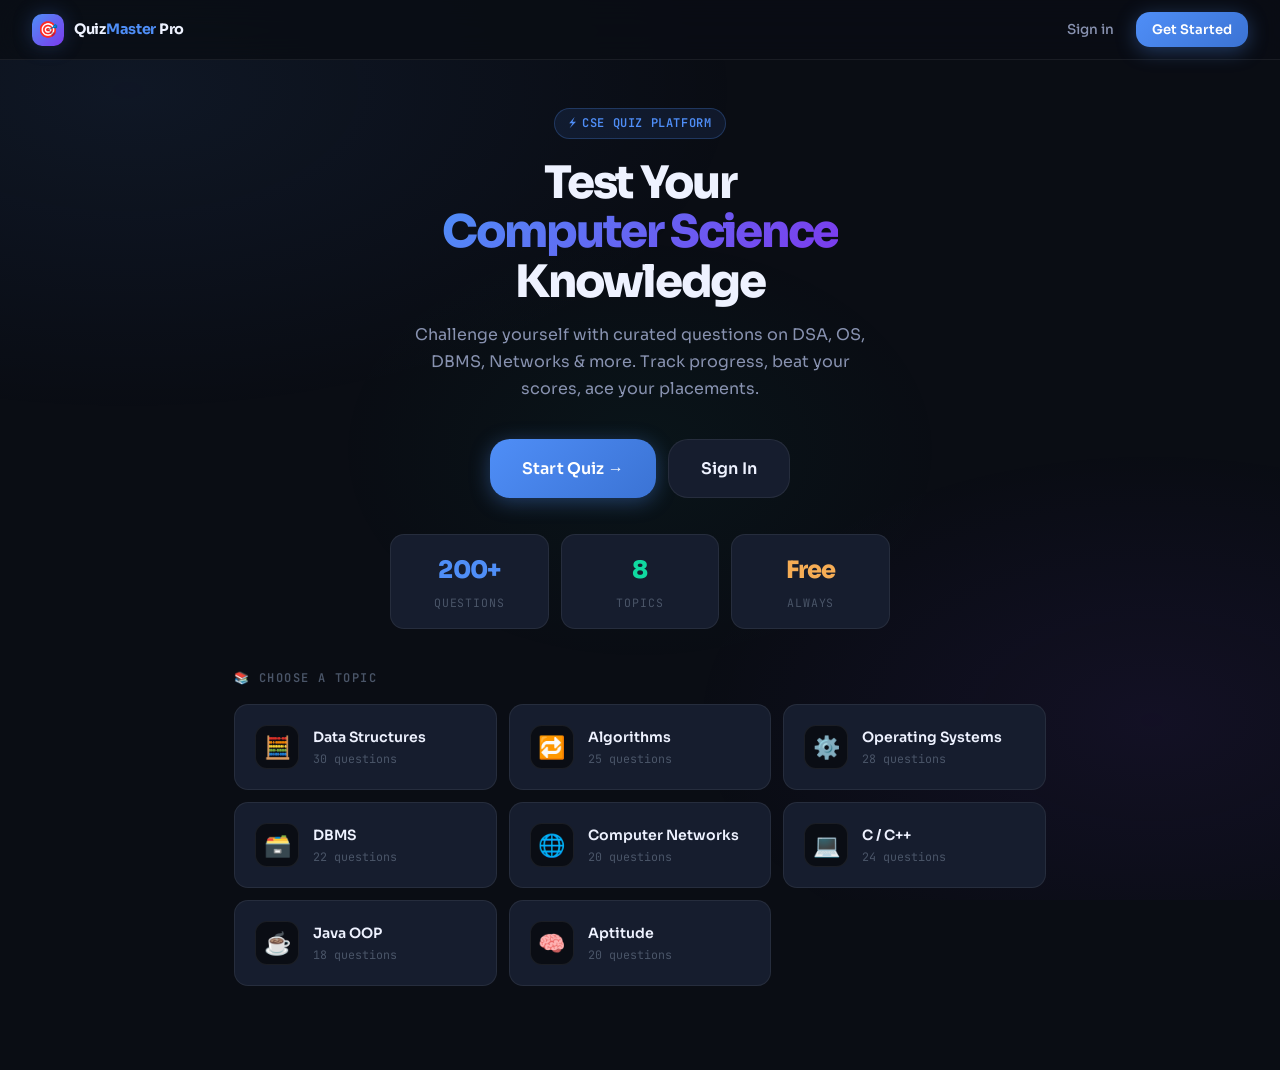
<file: index.html>
<!DOCTYPE html>
<html lang="en">
<head>
  <meta charset="UTF-8" />
  <meta name="viewport" content="width=device-width, initial-scale=1.0" />
  <title>QuizMaster Pro — CSE Quiz Platform</title>
  <link rel="stylesheet" href="style.css" />
  <link rel="icon" type="image/svg+xml" href="data:image/svg+xml,<svg xmlns='http://www.w3.org/2000/svg' viewBox='0 0 100 100'><text y='.9em' font-size='90'>🎯</text></svg>">
</head>
<body>

  <!-- Navbar -->
  <nav class="navbar">
    <div class="nav-left">
      <div class="brand-icon" style="width:32px;height:32px;font-size:16px;">🎯</div>
      <span class="brand-name" style="font-size:.9rem;">Quiz<span>Master</span> Pro</span>
    </div>
    <div class="nav-right">
      <!-- Auth slot injected by navbar.js -->
    </div>
  </nav>

  <!-- Main -->
  <div class="page-wrapper" style="padding-top:0; align-items:flex-start;">
    <div class="quiz-container" style="max-width:860px; padding: 0 24px 60px;">

      <!-- Hero -->
      <div class="hero-section">
        <div class="hero-eyebrow">
          <span>⚡</span> CSE QUIZ PLATFORM
        </div>
        <h1 class="hero-title">
          Test Your<br>
          <span class="gradient-text">Computer Science</span><br>
          Knowledge
        </h1>
        <p class="hero-desc">
          Challenge yourself with curated questions on DSA, OS, DBMS, Networks & more.
          Track progress, beat your scores, ace your placements.
        </p>
        <div class="hero-actions">
          <a href="#topics" class="btn btn-primary btn-lg" style="width:auto;">
            Start Quiz →
          </a>
          <a href="login.html" class="btn btn-secondary btn-lg" style="width:auto;">
            Sign In
          </a>
        </div>
      </div>

      <!-- Stats Bar -->
      <div class="stats-grid" style="max-width:500px;margin:0 auto 40px;" id="stats-bar">
        <div class="stat-box">
          <div class="stat-val blue">200+</div>
          <div class="stat-label">Questions</div>
        </div>
        <div class="stat-box">
          <div class="stat-val green">8</div>
          <div class="stat-label">Topics</div>
        </div>
        <div class="stat-box">
          <div class="stat-val" style="color:var(--warn)">Free</div>
          <div class="stat-label">Always</div>
        </div>
      </div>

      <!-- Topics -->
      <div class="topics-section" id="topics">
        <p class="section-label">📚 Choose a Topic</p>
        <div class="topics-grid" id="topics-grid">
          <!-- Populated by JS -->
        </div>
      </div>

    </div>
  </div>

  <script src="navbar.js"></script>
  <script src="quiz.js"></script>
  <script>
    const TOPICS = [
      { emoji: '🧮', name: 'Data Structures', count: '30 questions', id: 'ds' },
      { emoji: '🔁', name: 'Algorithms', count: '25 questions', id: 'algo' },
      { emoji: '⚙️', name: 'Operating Systems', count: '28 questions', id: 'os' },
      { emoji: '🗃️', name: 'DBMS', count: '22 questions', id: 'dbms' },
      { emoji: '🌐', name: 'Computer Networks', count: '20 questions', id: 'cn' },
      { emoji: '💻', name: 'C / C++', count: '24 questions', id: 'cpp' },
      { emoji: '☕', name: 'Java OOP', count: '18 questions', id: 'java' },
      { emoji: '🧠', name: 'Aptitude', count: '20 questions', id: 'apt' },
    ];

    const grid = document.getElementById('topics-grid');
    TOPICS.forEach(t => {
      const a = document.createElement('a');
      a.className = 'topic-card';
      a.href = `quiz.html?topic=${t.id}`;
      a.innerHTML = `
        <div class="topic-emoji">${t.emoji}</div>
        <div class="topic-info">
          <div class="topic-name">${t.name}</div>
          <div class="topic-count">${t.count}</div>
        </div>
      `;
      grid.appendChild(a);
    });
  </script>
</body>
</html>
</file>
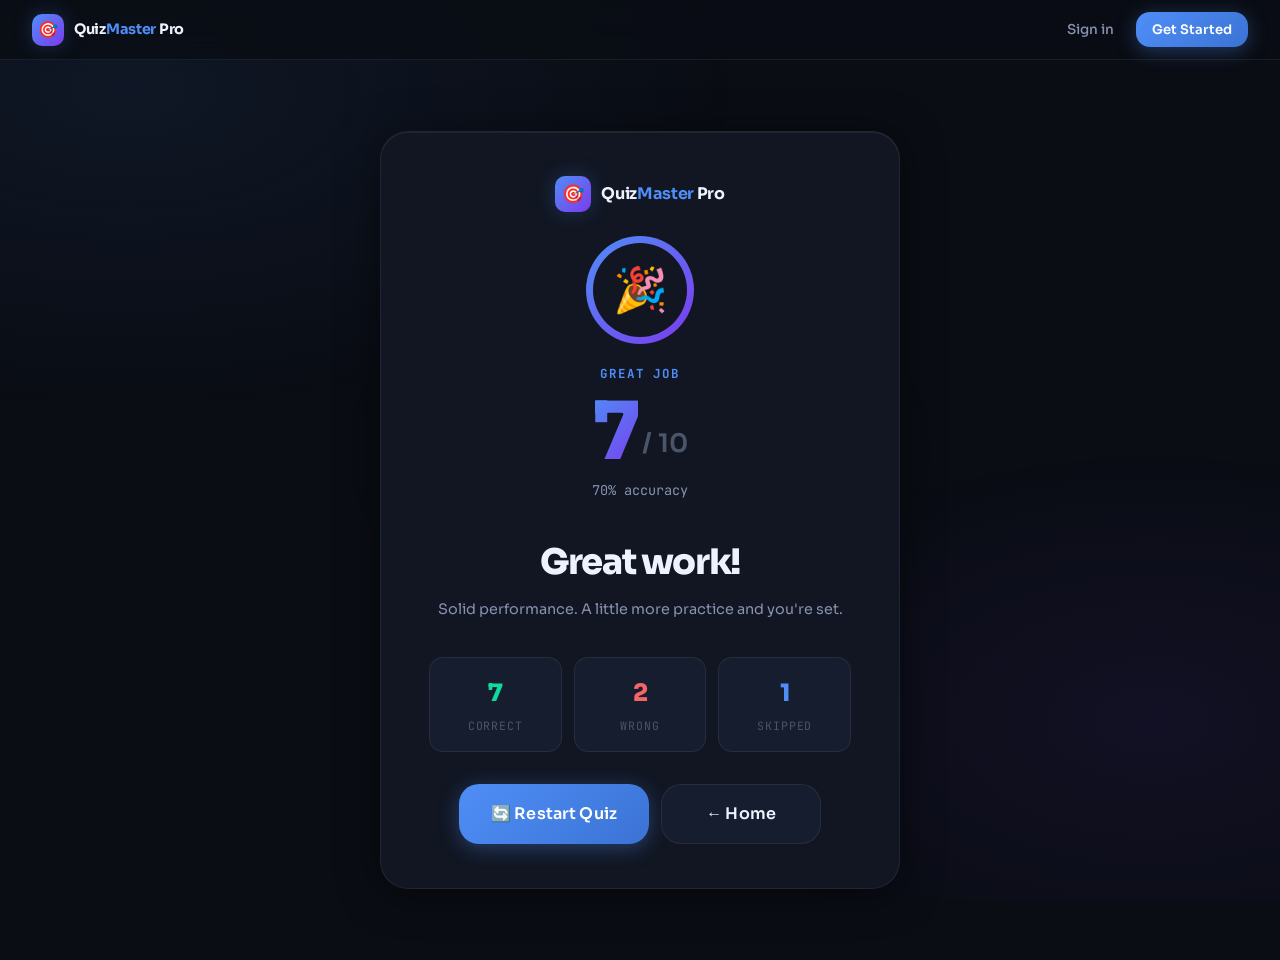
<file: final.html>
<!DOCTYPE html>
<html lang="en">
<head>
  <meta charset="UTF-8" />
  <meta name="viewport" content="width=device-width, initial-scale=1.0" />
  <title>Your Result — QuizMaster Pro</title>
  <link rel="stylesheet" href="style.css" />
  <link rel="icon" type="image/svg+xml" href="data:image/svg+xml,<svg xmlns='http://www.w3.org/2000/svg' viewBox='0 0 100 100'><text y='.9em' font-size='90'>🎯</text></svg>">
  <style>
    .score-number { animation: popIn 0.7s cubic-bezier(0.34,1.56,0.64,1) 0.3s both; }
    .result-icon-wrap { animation: popIn 0.6s cubic-bezier(0.34,1.56,0.64,1) both; }
    .stats-grid .stat-box { animation: fadeSlideUp 0.5s ease both; }
    .stats-grid .stat-box:nth-child(1) { animation-delay: 0.4s; }
    .stats-grid .stat-box:nth-child(2) { animation-delay: 0.5s; }
    .stats-grid .stat-box:nth-child(3) { animation-delay: 0.6s; }
    .result-actions { display: flex; gap: 12px; justify-content: center; flex-wrap: wrap; }
    .result-actions .btn { width: auto; min-width: 160px; }
  </style>
</head>
<body>

  <!-- Navbar -->
  <nav class="navbar">
    <div class="nav-left">
      <div class="brand-icon" style="width:32px;height:32px;font-size:16px;">🎯</div>
      <span class="brand-name" style="font-size:.9rem;">Quiz<span>Master</span> Pro</span>
    </div>
    <div class="nav-right">
      <!-- Auth slot injected by navbar.js -->
    </div>
  </nav>

  <div class="page-wrapper">
    <div class="container" style="max-width:520px;">

      <div class="card result-card">

        <!-- Brand -->
        <div class="brand" style="justify-content:center;margin-bottom:28px;">
          <div class="brand-icon">🎯</div>
          <span class="brand-name">Quiz<span>Master</span> Pro</span>
        </div>

        <!-- Result Icon -->
        <div class="result-icon-wrap" id="result-icon">🏆</div>

        <!-- Performance Label -->
        <div class="result-label" id="perf-label">EXCELLENT</div>

        <!-- Score Display -->
        <div class="score-display">
          <span class="score-number" id="score-number">0</span>
          <span class="score-denom" id="score-denom">/ 10</span>
        </div>
        <div class="score-percent" id="score-percent">0% accuracy</div>

        <!-- Title & Subtitle -->
        <h2 class="result-title" id="result-title">Outstanding!</h2>
        <p class="result-subtitle" id="result-subtitle">You nailed it. Keep pushing the limits.</p>

        <!-- Stats -->
        <div class="stats-grid">
          <div class="stat-box">
            <div class="stat-val green" id="stat-correct">—</div>
            <div class="stat-label">Correct</div>
          </div>
          <div class="stat-box">
            <div class="stat-val red" id="stat-wrong">—</div>
            <div class="stat-label">Wrong</div>
          </div>
          <div class="stat-box">
            <div class="stat-val blue" id="stat-skipped">—</div>
            <div class="stat-label">Skipped</div>
          </div>
        </div>

        <!-- CTA Buttons -->
        <div class="result-actions">
          <button class="btn btn-primary btn-lg" onclick="restartQuiz()">
            🔄 Restart Quiz
          </button>
          <a href="index.html" class="btn btn-secondary btn-lg">
            ← Home
          </a>
        </div>

      </div>

    </div>
  </div>

  <script src="navbar.js"></script>
  <script src="quiz.js"></script>
  <script>
    // Performance thresholds
    const PERFORMANCES = [
      {
        min: 90, label: 'EXCELLENT', icon: '🏆',
        title: 'Outstanding!', subtitle: 'You absolutely crushed it. Placement-ready!',
        iconClass: 'excellent'
      },
      {
        min: 70, label: 'GREAT JOB', icon: '🎉',
        title: 'Great work!', subtitle: 'Solid performance. A little more practice and you\'re set.',
        iconClass: 'good'
      },
      {
        min: 50, label: 'GOOD EFFORT', icon: '💪',
        title: 'Keep going!', subtitle: 'You\'re on the right track. Review the weak areas.',
        iconClass: 'avg'
      },
      {
        min: 0, label: 'NEEDS WORK', icon: '📚',
        title: 'Don\'t give up!', subtitle: 'Every expert was once a beginner. Review and retry.',
        iconClass: 'poor'
      }
    ];

    function animateCount(el, target, duration = 1200) {
      let start = 0;
      const step = Math.ceil(target / (duration / 16));
      const tick = () => {
        start = Math.min(start + step, target);
        el.textContent = start;
        if (start < target) requestAnimationFrame(tick);
      };
      requestAnimationFrame(tick);
    }

    function renderResult(score, total, correct, wrong, skipped) {
      const pct = Math.round((score / total) * 100);
      const perf = PERFORMANCES.find(p => pct >= p.min);

      // Icon
      const iconWrap = document.getElementById('result-icon');
      iconWrap.textContent = perf.icon;
      iconWrap.className = `result-icon-wrap ${perf.iconClass}`;

      // Labels
      document.getElementById('perf-label').textContent = perf.label;
      document.getElementById('result-title').textContent = perf.title;
      document.getElementById('result-subtitle').textContent = perf.subtitle;
      document.getElementById('score-denom').textContent = `/ ${total}`;
      document.getElementById('score-percent').textContent = `${pct}% accuracy`;

      // Animated score
      setTimeout(() => animateCount(document.getElementById('score-number'), score), 300);

      // Stats
      document.getElementById('stat-correct').textContent = correct ?? score;
      document.getElementById('stat-wrong').textContent   = wrong ?? (total - score);
      document.getElementById('stat-skipped').textContent = skipped ?? 0;
    }

    function restartQuiz() {
      if (typeof quizRestart === 'function') {
        quizRestart();
      } else {
        window.location.href = 'quiz.html';
      }
    }

    // ── Init ──
    document.addEventListener('DOMContentLoaded', () => {
      // Try to get result from quiz.js / sessionStorage / URL params
      const params = new URLSearchParams(window.location.search);
      const score   = parseInt(params.get('score')   ?? sessionStorage.getItem('qm_score')   ?? 7);
      const total   = parseInt(params.get('total')   ?? sessionStorage.getItem('qm_total')   ?? 10);
      const correct = parseInt(params.get('correct') ?? sessionStorage.getItem('qm_correct') ?? 7);
      const wrong   = parseInt(params.get('wrong')   ?? sessionStorage.getItem('qm_wrong')   ?? 2);
      const skipped = parseInt(params.get('skipped') ?? sessionStorage.getItem('qm_skipped') ?? 1);

      renderResult(score, total, correct, wrong, skipped);
    });
  </script>
</body>
</html>
</file>
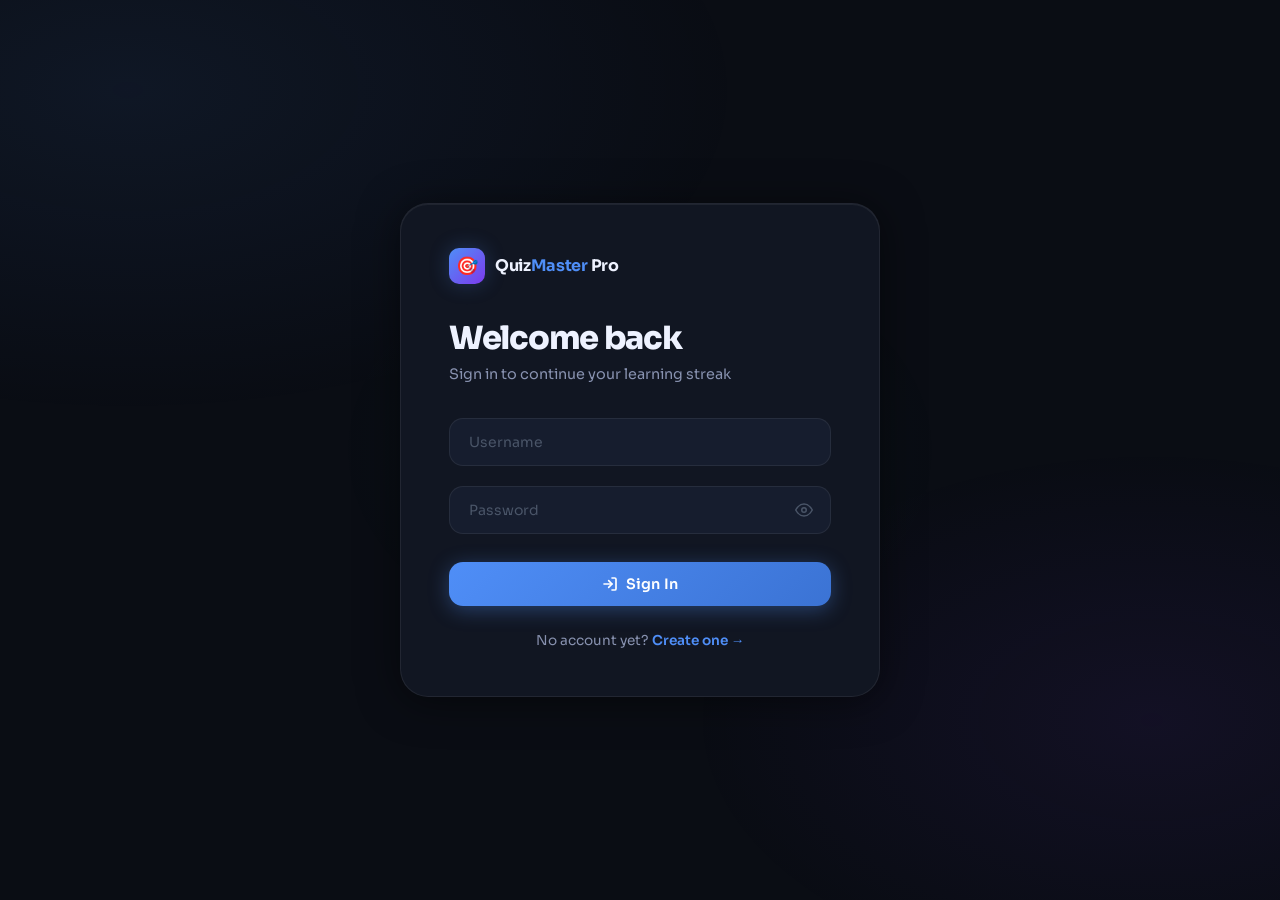
<file: login.html>
<!DOCTYPE html>
<html lang="en">
<head>
  <meta charset="UTF-8" />
  <meta name="viewport" content="width=device-width, initial-scale=1.0" />
  <title>Sign In — QuizMaster Pro</title>
  <link rel="stylesheet" href="style.css" />
  <link rel="icon" type="image/svg+xml" href="data:image/svg+xml,<svg xmlns='http://www.w3.org/2000/svg' viewBox='0 0 100 100'><text y='.9em' font-size='90'>🎯</text></svg>">
</head>
<body>
  <div class="page-wrapper">
    <div class="container">

      <div class="card">
        <!-- Brand -->
        <div class="brand">
          <div class="brand-icon">🎯</div>
          <span class="brand-name">Quiz<span>Master</span> Pro</span>
        </div>

        <!-- Heading -->
        <h1 class="page-title">Welcome back</h1>
        <p class="page-subtitle">Sign in to continue your learning streak</p>

        <!-- Alert -->
        <div class="alert alert-error alert-hidden" id="alert-msg">
          <span>⚠</span>
          <span id="alert-text">Invalid credentials.</span>
        </div>

        <!-- Form -->
        <div id="login-form">
          <div class="input-group">
            <input
              type="text"
              id="username"
              placeholder="Username"
              autocomplete="username"
            />
            <label for="username">Username</label>
          </div>

          <div class="input-group">
            <input
              type="password"
              id="password"
              placeholder="Password"
              autocomplete="current-password"
            />
            <label for="password">Password</label>
            <button class="toggle-pw" type="button" onclick="togglePw('password', this)" aria-label="Show password">
              <svg width="18" height="18" viewBox="0 0 24 24" fill="none" stroke="currentColor" stroke-width="2" stroke-linecap="round" stroke-linejoin="round"><path d="M1 12s4-8 11-8 11 8 11 8-4 8-11 8-11-8-11-8z"/><circle cx="12" cy="12" r="3"/></svg>
            </button>
          </div>

          <button class="btn btn-primary mt-8" onclick="login()">
            <svg width="16" height="16" viewBox="0 0 24 24" fill="none" stroke="currentColor" stroke-width="2.5" stroke-linecap="round" stroke-linejoin="round"><path d="M15 3h4a2 2 0 0 1 2 2v14a2 2 0 0 1-2 2h-4"/><polyline points="10 17 15 12 10 7"/><line x1="15" y1="12" x2="3" y2="12"/></svg>
            Sign In
          </button>
        </div>

        <p class="auth-footer">
          No account yet? <a href="register.html">Create one →</a>
        </p>
      </div>

    </div>
  </div>

  <script src="login.js"></script>
  <script>
    function togglePw(id, btn) {
      const input = document.getElementById(id);
      const isHidden = input.type === 'password';
      input.type = isHidden ? 'text' : 'password';
      btn.innerHTML = isHidden
        ? `<svg width="18" height="18" viewBox="0 0 24 24" fill="none" stroke="currentColor" stroke-width="2" stroke-linecap="round" stroke-linejoin="round"><path d="M17.94 17.94A10.07 10.07 0 0 1 12 20c-7 0-11-8-11-8a18.45 18.45 0 0 1 5.06-5.94"/><path d="M9.9 4.24A9.12 9.12 0 0 1 12 4c7 0 11 8 11 8a18.5 18.5 0 0 1-2.16 3.19"/><line x1="1" y1="1" x2="23" y2="23"/></svg>`
        : `<svg width="18" height="18" viewBox="0 0 24 24" fill="none" stroke="currentColor" stroke-width="2" stroke-linecap="round" stroke-linejoin="round"><path d="M1 12s4-8 11-8 11 8 11 8-4 8-11 8-11-8-11-8z"/><circle cx="12" cy="12" r="3"/></svg>`;
    }

    function showAlert(msg, type = 'error') {
      const el = document.getElementById('alert-msg');
      el.className = `alert alert-${type}`;
      document.getElementById('alert-text').textContent = msg;
    }

    function hideAlert() {
      document.getElementById('alert-msg').className = 'alert alert-error alert-hidden';
    }
  </script>
</body>
</html>
</file>
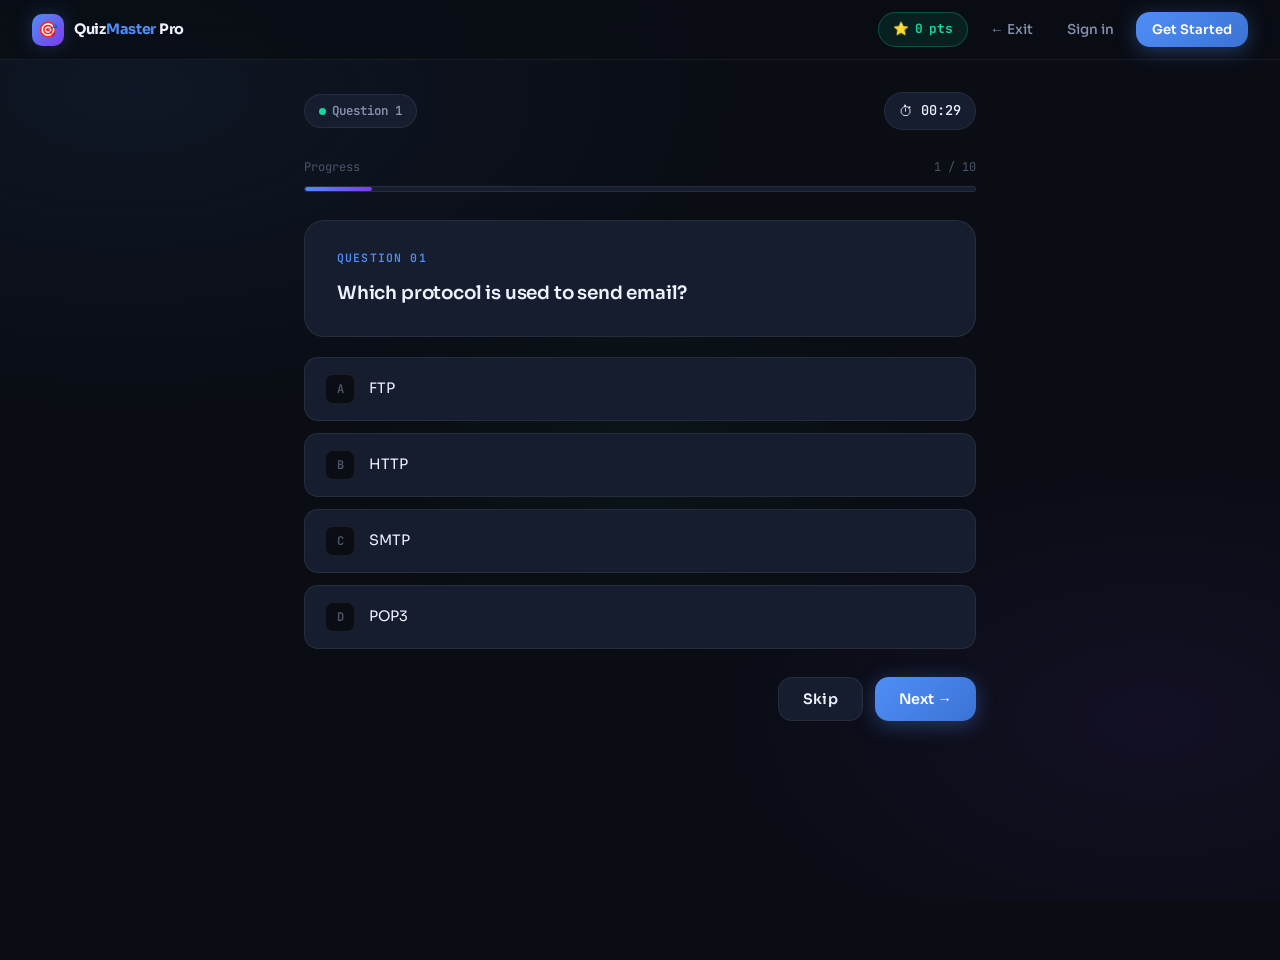
<file: quiz.html>
<!DOCTYPE html>
<html lang="en">
<head>
  <meta charset="UTF-8" />
  <meta name="viewport" content="width=device-width, initial-scale=1.0" />
  <title>Quiz — QuizMaster Pro</title>
  <link rel="stylesheet" href="style.css" />
  <link rel="icon" type="image/svg+xml" href="data:image/svg+xml,<svg xmlns='http://www.w3.org/2000/svg' viewBox='0 0 100 100'><text y='.9em' font-size='90'>🎯</text></svg>">
</head>
<body>

  <!-- Navbar -->
  <nav class="navbar">
    <div class="nav-left">
      <div class="brand-icon" style="width:32px;height:32px;font-size:16px;">🎯</div>
      <span class="brand-name" style="font-size:.9rem;">Quiz<span>Master</span> Pro</span>
    </div>
    <div class="nav-right">
      <div class="score-chip" id="nav-score">
        <span>⭐</span> <span id="nav-score-val">0</span> pts
      </div>
      <a href="index.html" class="nav-link">← Exit</a>
      <!-- Auth slot injected by navbar.js -->
    </div>
  </nav>

  <!-- Quiz Area -->
  <div class="page-wrapper" style="padding-top:0; align-items:flex-start;">
    <div class="quiz-container" style="padding: 32px 24px 60px;">

      <!-- Header row -->
      <div class="quiz-header">
        <div class="quiz-meta">
          <div class="quiz-badge">
            <span class="dot"></span>
            <span id="q-label">Question 1</span>
          </div>
        </div>
        <div class="timer-wrap" id="timer-wrap">
          <span class="timer-icon">⏱</span>
          <span id="timer-display">00:30</span>
        </div>
      </div>

      <!-- Progress -->
      <div class="progress-wrap">
        <div class="progress-labels">
          <span id="progress-text">Progress</span>
          <span id="progress-fraction">0 / 10</span>
        </div>
        <div class="progress-track">
          <div class="progress-fill" id="progress-fill" style="width:0%"></div>
        </div>
      </div>

      <!-- Question -->
      <div class="question-card" id="question-card">
        <div class="question-number" id="question-number">QUESTION 01</div>
        <div class="question-text" id="question-text">Loading question…</div>
      </div>

      <!-- Options -->
      <div class="options-grid" id="options-grid">
        <!-- Injected by JS -->
      </div>

      <!-- Actions -->
      <div class="quiz-actions">
        <button class="btn btn-secondary" id="skip-btn" onclick="skipQuestion()" style="width:auto;padding:12px 24px;">
          Skip
        </button>
        <button class="btn btn-primary" id="next-btn" onclick="nextQuestion()" style="width:auto;padding:12px 24px;" disabled>
          Next →
        </button>
      </div>

    </div>
  </div>

  <script src="navbar.js"></script>
  <script src="quiz.js"></script>
  <script>
    // ── UI BRIDGE ──
    // This file handles the visual layer. quiz.js provides the data/logic.
    // Adapt this bridge to match your existing quiz.js exports.

    const LETTERS = ['A', 'B', 'C', 'D'];
    let currentAnswer = null;
    let answered = false;
    let timerInterval = null;
    let timeLeft = 30;
    const TIMER_SECONDS = 30;

    function renderQuestion(questionObj, index, total) {
      answered = false;
      currentAnswer = null;
      document.getElementById('next-btn').disabled = true;

      // Header / progress
      document.getElementById('q-label').textContent = `Question ${index + 1}`;
      document.getElementById('question-number').textContent = `QUESTION ${String(index + 1).padStart(2, '0')}`;
      document.getElementById('question-text').textContent = questionObj.question;
      document.getElementById('progress-fraction').textContent = `${index + 1} / ${total}`;
      document.getElementById('progress-fill').style.width = `${((index + 1) / total) * 100}%`;

      // Re-animate question card
      const card = document.getElementById('question-card');
      card.style.animation = 'none';
      card.offsetHeight; // reflow
      card.style.animation = '';

      // Options
      const grid = document.getElementById('options-grid');
      grid.innerHTML = '';
      questionObj.options.forEach((opt, i) => {
        const btn = document.createElement('button');
        btn.className = 'option-btn';
        btn.dataset.index = i;
        btn.innerHTML = `
          <span class="option-letter">${LETTERS[i]}</span>
          <span class="option-text">${opt}</span>
        `;
        btn.addEventListener('click', () => selectOption(btn, i, questionObj.correct));
        grid.appendChild(btn);
      });

      // Timer
      resetTimer();
    }

    function selectOption(btn, idx, correctIdx) {
      if (answered) return;
      answered = true;
      currentAnswer = idx;
      clearInterval(timerInterval);

      document.querySelectorAll('.option-btn').forEach(b => {
        b.disabled = true;
        const i = parseInt(b.dataset.index);
        if (i === correctIdx) b.classList.add('correct');
        if (i === idx && idx !== correctIdx) b.classList.add('wrong');
        if (i === idx) b.classList.add('selected');
      });

      document.getElementById('next-btn').disabled = false;

      // Update score (call your quiz.js function here)
      if (idx === correctIdx) {
        const scoreEl = document.getElementById('nav-score-val');
        scoreEl.textContent = parseInt(scoreEl.textContent) + 10;
      }
    }

    function resetTimer() {
      clearInterval(timerInterval);
      timeLeft = TIMER_SECONDS;
      updateTimerDisplay();
      const wrap = document.getElementById('timer-wrap');
      wrap.className = 'timer-wrap';

      timerInterval = setInterval(() => {
        timeLeft--;
        updateTimerDisplay();
        if (timeLeft <= 10) wrap.className = 'timer-wrap warning';
        if (timeLeft <= 5)  wrap.className = 'timer-wrap danger';
        if (timeLeft <= 0) {
          clearInterval(timerInterval);
          if (!answered) autoTimeout();
        }
      }, 1000);
    }

    function updateTimerDisplay() {
      const m = Math.floor(timeLeft / 60);
      const s = timeLeft % 60;
      document.getElementById('timer-display').textContent =
        `${String(m).padStart(2,'0')}:${String(s).padStart(2,'0')}`;
    }

    function autoTimeout() {
      answered = true;
      document.querySelectorAll('.option-btn').forEach(b => { b.disabled = true; });
      document.getElementById('next-btn').disabled = false;
    }

    function skipQuestion() {
      clearInterval(timerInterval);
      nextQuestion();
    }

    // ── Hook into quiz.js ──
    // Replace the body of nextQuestion() with your own logic call.
    // The function below is a stub; wire it to your quiz.js nextQ() or equivalent.
    function nextQuestion() {
      if (typeof quizNextQuestion === 'function') {
        quizNextQuestion(currentAnswer);
      } else {
        // Stub demo: reload same question
        console.warn('Connect nextQuestion() to your quiz.js logic.');
      }
    }

    // ── Init ──
    document.addEventListener('DOMContentLoaded', () => {
      if (typeof quizInit === 'function') {
        quizInit(renderQuestion);
      } else {
        // Demo fallback
        renderQuestion({
          question: 'Which data structure uses LIFO (Last In, First Out) principle?',
          options: ['Queue', 'Stack', 'Linked List', 'Tree'],
          correct: 1
        }, 0, 10);
      }
    });
  </script>
</body>
</html>
</file>
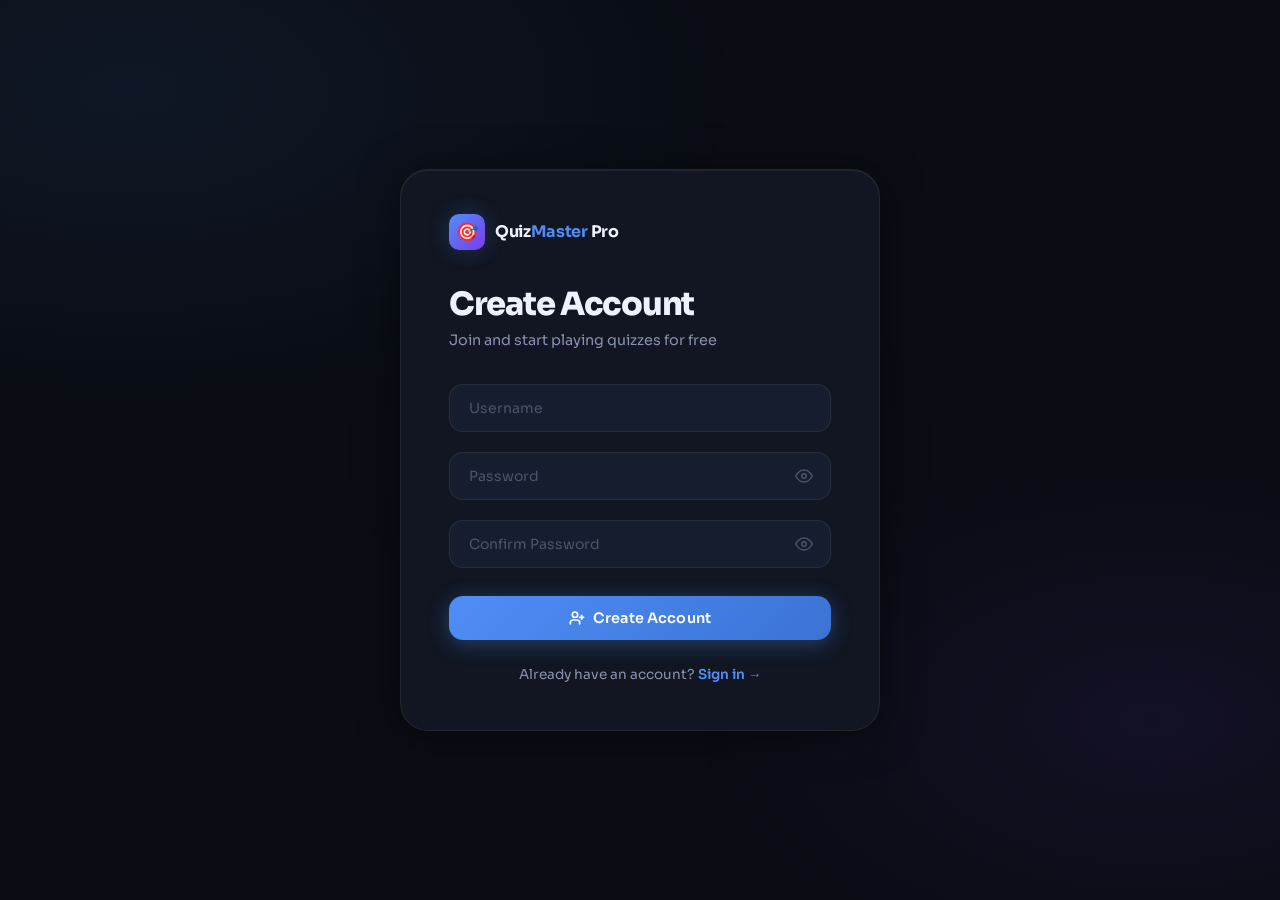
<file: register.html>
<!DOCTYPE html>
<html lang="en">
<head>
  <meta charset="UTF-8" />
  <meta name="viewport" content="width=device-width, initial-scale=1.0" />
  <title>Create Account — QuizMaster Pro</title>
  <link rel="stylesheet" href="style.css" />
  <link rel="icon" type="image/svg+xml" href="data:image/svg+xml,<svg xmlns='http://www.w3.org/2000/svg' viewBox='0 0 100 100'><text y='.9em' font-size='90'>🎯</text></svg>">
</head>
<body>
  <div class="page-wrapper">
    <div class="container">

      <div class="card">
        <!-- Brand -->
        <div class="brand">
          <div class="brand-icon">🎯</div>
          <span class="brand-name">Quiz<span>Master</span> Pro</span>
        </div>

        <!-- Heading -->
        <h1 class="page-title">Create Account</h1>
        <p class="page-subtitle">Join and start playing quizzes for free</p>

        <!-- Alert -->
        <div class="alert alert-error alert-hidden" id="alert-msg">
          <span>⚠</span>
          <span id="alert-text">Something went wrong.</span>
        </div>

        <!-- Form -->
        <div id="register-form">
          <div class="input-group">
            <input
              type="text"
              id="username"
              class="pw-field"
              placeholder="Username"
              autocomplete="username"
            />
            <label for="username">Username</label>
          </div>

          <div class="input-group">
            <input
              type="password"
              id="password"
              placeholder="Password"
              autocomplete="new-password"
            />
            <label for="password">Password</label>
            <button class="toggle-pw" type="button" onclick="togglePw('password', this)" aria-label="Show password">
              <svg width="18" height="18" viewBox="0 0 24 24" fill="none" stroke="currentColor" stroke-width="2" stroke-linecap="round" stroke-linejoin="round"><path d="M1 12s4-8 11-8 11 8 11 8-4 8-11 8-11-8-11-8z"/><circle cx="12" cy="12" r="3"/></svg>
            </button>
          </div>

          <div class="input-group">
            <input
              type="password"
              id="confirm-password"
              placeholder="Confirm Password"
              autocomplete="new-password"
            />
            <label for="confirm-password">Confirm Password</label>
            <button class="toggle-pw" type="button" onclick="togglePw('confirm-password', this)" aria-label="Show password">
              <svg width="18" height="18" viewBox="0 0 24 24" fill="none" stroke="currentColor" stroke-width="2" stroke-linecap="round" stroke-linejoin="round"><path d="M1 12s4-8 11-8 11 8 11 8-4 8-11 8-11-8-11-8z"/><circle cx="12" cy="12" r="3"/></svg>
            </button>
          </div>

          <button class="btn btn-primary mt-8" onclick="register()">
            <svg width="16" height="16" viewBox="0 0 24 24" fill="none" stroke="currentColor" stroke-width="2.5" stroke-linecap="round" stroke-linejoin="round"><path d="M16 21v-2a4 4 0 0 0-4-4H6a4 4 0 0 0-4 4v2"/><circle cx="9" cy="7" r="4"/><line x1="19" y1="8" x2="19" y2="14"/><line x1="22" y1="11" x2="16" y2="11"/></svg>
            Create Account
          </button>
        </div>

        <p class="auth-footer">
          Already have an account? <a href="login.html">Sign in →</a>
        </p>
      </div>

    </div>
  </div>

  <script src="register.js"></script>
  <script>
    function togglePw(id, btn) {
      const input = document.getElementById(id);
      const isHidden = input.type === 'password';
      input.type = isHidden ? 'text' : 'password';
      btn.innerHTML = isHidden
        ? `<svg width="18" height="18" viewBox="0 0 24 24" fill="none" stroke="currentColor" stroke-width="2" stroke-linecap="round" stroke-linejoin="round"><path d="M17.94 17.94A10.07 10.07 0 0 1 12 20c-7 0-11-8-11-8a18.45 18.45 0 0 1 5.06-5.94"/><path d="M9.9 4.24A9.12 9.12 0 0 1 12 4c7 0 11 8 11 8a18.5 18.5 0 0 1-2.16 3.19"/><line x1="1" y1="1" x2="23" y2="23"/></svg>`
        : `<svg width="18" height="18" viewBox="0 0 24 24" fill="none" stroke="currentColor" stroke-width="2" stroke-linecap="round" stroke-linejoin="round"><path d="M1 12s4-8 11-8 11 8 11 8-4 8-11 8-11-8-11-8z"/><circle cx="12" cy="12" r="3"/></svg>`;
    }

    function showAlert(msg, type = 'error') {
      const el = document.getElementById('alert-msg');
      el.className = `alert alert-${type}`;
      document.getElementById('alert-text').textContent = msg;
    }

    function hideAlert() {
      document.getElementById('alert-msg').className = 'alert alert-error alert-hidden';
    }
  </script>
</body>
</html>
</file>
<file: style.css>
/* ============================================
   QUIZMASTER PRO - Design System
   Modern Ed-Tech UI
   ============================================ */

@import url('https://fonts.googleapis.com/css2?family=Sora:wght@300;400;500;600;700;800&family=JetBrains+Mono:wght@400;500&display=swap');

/* ── CSS Variables ── */
:root {
  --bg-deep:       #0a0d14;
  --bg-card:       #111622;
  --bg-card-2:     #161d2e;
  --bg-glass:      rgba(17, 22, 34, 0.85);
  --border:        rgba(255, 255, 255, 0.07);
  --border-hover:  rgba(99, 179, 237, 0.35);

  --accent:        #4f8ef7;
  --accent-2:      #7c3aed;
  --accent-glow:   rgba(79, 142, 247, 0.25);
  --success:       #10d9a0;
  --danger:        #f56565;
  --warn:          #f6ad55;

  --text-primary:  #eef2ff;
  --text-secondary:#8892b0;
  --text-muted:    #4a5568;

  --radius-sm:     8px;
  --radius-md:     14px;
  --radius-lg:     20px;
  --radius-xl:     28px;

  --shadow-card:   0 4px 40px rgba(0,0,0,0.5), 0 1px 0 rgba(255,255,255,0.06) inset;
  --shadow-glow:   0 0 40px rgba(79, 142, 247, 0.18);
  --transition:    all 0.25s cubic-bezier(0.4, 0, 0.2, 1);

  --font-main:     'Sora', sans-serif;
  --font-mono:     'JetBrains Mono', monospace;
}

/* ── Reset & Base ── */
*, *::before, *::after { box-sizing: border-box; margin: 0; padding: 0; }

html { scroll-behavior: smooth; }

body {
  font-family: var(--font-main);
  background-color: var(--bg-deep);
  color: var(--text-primary);
  min-height: 100vh;
  line-height: 1.6;
  -webkit-font-smoothing: antialiased;
  overflow-x: hidden;
}

/* ── Animated background mesh ── */
body::before {
  content: '';
  position: fixed;
  inset: 0;
  background:
    radial-gradient(ellipse 80% 60% at 10% 10%, rgba(79,142,247,0.08) 0%, transparent 60%),
    radial-gradient(ellipse 60% 50% at 90% 80%, rgba(124,58,237,0.08) 0%, transparent 60%),
    radial-gradient(ellipse 40% 40% at 50% 50%, rgba(16,217,160,0.04) 0%, transparent 60%);
  pointer-events: none;
  z-index: 0;
}

/* ── Layout Wrappers ── */
.page-wrapper {
  position: relative;
  z-index: 1;
  min-height: 100vh;
  display: flex;
  align-items: center;
  justify-content: center;
  padding: 24px;
}

.container {
  width: 100%;
  max-width: 480px;
}

.quiz-container {
  width: 100%;
  max-width: 720px;
}

/* ── Card ── */
.card {
  background: var(--bg-card);
  border: 1px solid var(--border);
  border-radius: var(--radius-xl);
  padding: 44px 48px;
  box-shadow: var(--shadow-card);
  animation: fadeSlideUp 0.5s cubic-bezier(0.4,0,0.2,1) both;
}

.card-sm { padding: 32px 36px; }

/* ── Logo / Brand ── */
.brand {
  display: flex;
  align-items: center;
  gap: 10px;
  margin-bottom: 36px;
}

.brand-icon {
  width: 36px; height: 36px;
  background: linear-gradient(135deg, var(--accent), var(--accent-2));
  border-radius: 10px;
  display: flex; align-items: center; justify-content: center;
  font-size: 18px;
  box-shadow: 0 0 20px var(--accent-glow);
}

.brand-name {
  font-size: 1rem;
  font-weight: 700;
  letter-spacing: -0.02em;
  color: var(--text-primary);
}

.brand-name span { color: var(--accent); }

/* ── Page Headings ── */
.page-title {
  font-size: 2rem;
  font-weight: 800;
  letter-spacing: -0.04em;
  line-height: 1.15;
  color: var(--text-primary);
  margin-bottom: 6px;
}

.page-subtitle {
  font-size: 0.9rem;
  color: var(--text-secondary);
  margin-bottom: 32px;
}

/* ── Floating Label Inputs ── */
.input-group {
  position: relative;
  margin-bottom: 20px;
}

.input-group label {
  position: absolute;
  top: 50%;
  left: 16px;
  transform: translateY(-50%);
  font-size: 0.875rem;
  color: var(--text-muted);
  pointer-events: none;
  transition: var(--transition);
  background: transparent;
  padding: 0 4px;
}

.input-group input:focus ~ label,
.input-group input:not(:placeholder-shown) ~ label {
  top: 0;
  font-size: 0.72rem;
  color: var(--accent);
  background: var(--bg-card);
  border-radius: 4px;
}

.input-group input {
  width: 100%;
  background: var(--bg-card-2);
  border: 1.5px solid var(--border);
  border-radius: var(--radius-md);
  padding: 14px 16px;
  font-size: 0.9rem;
  font-family: var(--font-main);
  color: var(--text-primary);
  outline: none;
  transition: var(--transition);
}

.input-group input::placeholder { color: transparent; }

.input-group input:focus {
  border-color: var(--accent);
  box-shadow: 0 0 0 4px var(--accent-glow);
  background: var(--bg-card);
}

/* Password toggle */
.input-group .toggle-pw {
  position: absolute;
  right: 14px;
  top: 50%;
  transform: translateY(-50%);
  background: none;
  border: none;
  cursor: pointer;
  color: var(--text-muted);
  padding: 4px;
  display: flex;
  align-items: center;
  transition: color 0.2s;
}
.input-group .toggle-pw:hover { color: var(--accent); }
.input-group input[type="password"],
.input-group input[type="text"].pw-field {
  padding-right: 44px;
}

/* ── Buttons ── */
.btn {
  display: inline-flex;
  align-items: center;
  justify-content: center;
  gap: 8px;
  padding: 13px 24px;
  border-radius: var(--radius-md);
  font-family: var(--font-main);
  font-size: 0.9rem;
  font-weight: 600;
  cursor: pointer;
  border: none;
  transition: var(--transition);
  text-decoration: none;
  letter-spacing: 0.01em;
}

.btn-primary {
  background: linear-gradient(135deg, var(--accent) 0%, #3b73d4 100%);
  color: #fff;
  width: 100%;
  box-shadow: 0 4px 20px rgba(79,142,247,0.35);
}

.btn-primary:hover {
  transform: translateY(-2px);
  box-shadow: 0 8px 30px rgba(79,142,247,0.5);
  filter: brightness(1.08);
}

.btn-primary:active { transform: translateY(0); }

.btn-secondary {
  background: var(--bg-card-2);
  color: var(--text-primary);
  border: 1.5px solid var(--border);
  width: 100%;
}

.btn-secondary:hover {
  border-color: var(--accent);
  color: var(--accent);
  background: var(--bg-card);
}

.btn-success {
  background: linear-gradient(135deg, var(--success), #0ea57a);
  color: #fff;
  box-shadow: 0 4px 20px rgba(16,217,160,0.3);
}

.btn-success:hover {
  transform: translateY(-2px);
  box-shadow: 0 8px 28px rgba(16,217,160,0.45);
}

.btn-danger {
  background: linear-gradient(135deg, var(--danger), #c53030);
  color: #fff;
}
.btn-danger:hover { transform: translateY(-2px); filter: brightness(1.1); }

.btn-lg { padding: 16px 32px; font-size: 1rem; border-radius: var(--radius-lg); }
.btn-icon { width: 44px; height: 44px; padding: 0; border-radius: 50%; }

/* ── Divider ── */
.divider {
  display: flex;
  align-items: center;
  gap: 12px;
  margin: 24px 0;
  color: var(--text-muted);
  font-size: 0.8rem;
}
.divider::before, .divider::after {
  content: '';
  flex: 1;
  height: 1px;
  background: var(--border);
}

/* ── Auth footer link ── */
.auth-footer {
  text-align: center;
  font-size: 0.85rem;
  color: var(--text-secondary);
  margin-top: 24px;
}
.auth-footer a {
  color: var(--accent);
  text-decoration: none;
  font-weight: 600;
  transition: opacity 0.2s;
}
.auth-footer a:hover { opacity: 0.8; text-decoration: underline; }

/* ── Alert Messages ── */
.alert {
  padding: 12px 16px;
  border-radius: var(--radius-sm);
  font-size: 0.85rem;
  margin-bottom: 18px;
  display: flex;
  align-items: center;
  gap: 8px;
  animation: fadeIn 0.3s ease;
}
.alert-error   { background: rgba(245,101,101,0.12); border: 1px solid rgba(245,101,101,0.3); color: #fc8181; }
.alert-success { background: rgba(16,217,160,0.12); border: 1px solid rgba(16,217,160,0.3); color: var(--success); }
.alert-hidden  { display: none; }

/* ── Quiz Header ── */
.quiz-header {
  display: flex;
  align-items: center;
  justify-content: space-between;
  margin-bottom: 28px;
  gap: 16px;
}

.quiz-meta { display: flex; align-items: center; gap: 12px; }

.quiz-badge {
  display: inline-flex;
  align-items: center;
  gap: 6px;
  background: var(--bg-card-2);
  border: 1px solid var(--border);
  border-radius: 100px;
  padding: 6px 14px;
  font-size: 0.78rem;
  font-weight: 600;
  color: var(--text-secondary);
  font-family: var(--font-mono);
}

.quiz-badge .dot {
  width: 7px; height: 7px;
  border-radius: 50%;
  background: var(--success);
  animation: pulse-dot 2s ease infinite;
}

/* ── Progress Bar ── */
.progress-wrap {
  margin-bottom: 28px;
}

.progress-labels {
  display: flex;
  justify-content: space-between;
  font-size: 0.75rem;
  color: var(--text-muted);
  margin-bottom: 8px;
  font-family: var(--font-mono);
}

.progress-track {
  height: 6px;
  background: var(--bg-card-2);
  border-radius: 100px;
  overflow: hidden;
  border: 1px solid var(--border);
}

.progress-fill {
  height: 100%;
  background: linear-gradient(90deg, var(--accent), var(--accent-2));
  border-radius: 100px;
  transition: width 0.5s cubic-bezier(0.4,0,0.2,1);
  box-shadow: 0 0 12px var(--accent-glow);
}

/* ── Timer ── */
.timer-wrap {
  display: flex;
  align-items: center;
  gap: 8px;
  background: var(--bg-card-2);
  border: 1.5px solid var(--border);
  border-radius: 100px;
  padding: 7px 14px;
  font-family: var(--font-mono);
  font-size: 0.85rem;
  font-weight: 500;
  color: var(--text-primary);
  transition: border-color 0.3s, color 0.3s;
}

.timer-wrap.warning { border-color: var(--warn); color: var(--warn); }
.timer-wrap.danger  { border-color: var(--danger); color: var(--danger); animation: shake 0.4s ease; }

.timer-icon { font-size: 14px; }

/* ── Score Chip ── */
.score-chip {
  display: flex;
  align-items: center;
  gap: 6px;
  background: rgba(16,217,160,0.1);
  border: 1px solid rgba(16,217,160,0.25);
  border-radius: 100px;
  padding: 6px 14px;
  font-size: 0.8rem;
  font-weight: 700;
  color: var(--success);
  font-family: var(--font-mono);
}

/* ── Question Card ── */
.question-card {
  background: var(--bg-card-2);
  border: 1px solid var(--border);
  border-radius: var(--radius-lg);
  padding: 28px 32px;
  margin-bottom: 20px;
  animation: fadeSlideUp 0.35s ease both;
}

.question-number {
  font-size: 0.72rem;
  font-weight: 600;
  color: var(--accent);
  text-transform: uppercase;
  letter-spacing: 0.1em;
  margin-bottom: 12px;
  font-family: var(--font-mono);
}

.question-text {
  font-size: 1.15rem;
  font-weight: 600;
  line-height: 1.55;
  color: var(--text-primary);
  letter-spacing: -0.01em;
}

/* ── Options ── */
.options-grid {
  display: flex;
  flex-direction: column;
  gap: 12px;
  margin-bottom: 28px;
}

.option-btn {
  display: flex;
  align-items: center;
  gap: 14px;
  width: 100%;
  padding: 16px 20px;
  background: var(--bg-card-2);
  border: 1.5px solid var(--border);
  border-radius: var(--radius-md);
  cursor: pointer;
  transition: var(--transition);
  text-align: left;
  font-family: var(--font-main);
  font-size: 0.9rem;
  color: var(--text-primary);
  position: relative;
  overflow: hidden;
}

.option-btn::before {
  content: '';
  position: absolute;
  inset: 0;
  background: linear-gradient(135deg, var(--accent), var(--accent-2));
  opacity: 0;
  transition: opacity 0.25s;
}

.option-letter {
  width: 30px; height: 30px;
  min-width: 30px;
  border-radius: 8px;
  background: var(--bg-deep);
  border: 1.5px solid var(--border);
  display: flex; align-items: center; justify-content: center;
  font-size: 0.75rem;
  font-weight: 700;
  color: var(--text-muted);
  font-family: var(--font-mono);
  transition: var(--transition);
  position: relative;
  z-index: 1;
}

.option-text {
  position: relative;
  z-index: 1;
  line-height: 1.4;
}

.option-btn:hover {
  border-color: var(--accent);
  transform: translateX(4px);
  box-shadow: -4px 0 0 var(--accent), 0 4px 20px rgba(79,142,247,0.15);
}

.option-btn:hover .option-letter {
  background: var(--accent);
  border-color: var(--accent);
  color: #fff;
}

.option-btn.selected {
  border-color: var(--accent);
  background: rgba(79,142,247,0.1);
  transform: translateX(4px);
  box-shadow: -4px 0 0 var(--accent);
}

.option-btn.selected .option-letter {
  background: var(--accent);
  border-color: var(--accent);
  color: #fff;
}

.option-btn.correct {
  border-color: var(--success);
  background: rgba(16,217,160,0.1);
  transform: translateX(4px);
  box-shadow: -4px 0 0 var(--success);
}

.option-btn.correct .option-letter {
  background: var(--success);
  border-color: var(--success);
  color: #fff;
}

.option-btn.wrong {
  border-color: var(--danger);
  background: rgba(245,101,101,0.1);
}

.option-btn.wrong .option-letter {
  background: var(--danger);
  border-color: var(--danger);
  color: #fff;
}

.option-btn:disabled {
  cursor: default;
  transform: none !important;
}

/* ── Quiz Actions ── */
.quiz-actions {
  display: flex;
  justify-content: flex-end;
  gap: 12px;
}

/* ── Result Page ── */
.result-card {
  text-align: center;
  animation: fadeSlideUp 0.6s ease both;
}

.result-icon-wrap {
  width: 100px; height: 100px;
  border-radius: 50%;
  margin: 0 auto 24px;
  display: flex; align-items: center; justify-content: center;
  font-size: 44px;
  position: relative;
}

.result-icon-wrap::before {
  content: '';
  position: absolute;
  inset: -4px;
  border-radius: 50%;
  background: linear-gradient(135deg, var(--accent), var(--accent-2));
  z-index: -1;
  animation: spin-slow 4s linear infinite;
}

.result-icon-wrap::after {
  content: '';
  position: absolute;
  inset: 3px;
  border-radius: 50%;
  background: var(--bg-card);
  z-index: -1;
}

.result-icon-wrap.excellent { --accent: #f6ad55; --accent-2: #f56565; }
.result-icon-wrap.good      { --accent: #4f8ef7; --accent-2: #7c3aed; }
.result-icon-wrap.avg       { --accent: #10d9a0; --accent-2: #3b73d4; }
.result-icon-wrap.poor      { --accent: #718096; --accent-2: #4a5568; }

.result-label {
  font-size: 0.78rem;
  font-weight: 700;
  text-transform: uppercase;
  letter-spacing: 0.15em;
  color: var(--accent);
  margin-bottom: 8px;
  font-family: var(--font-mono);
}

.result-title {
  font-size: 2.2rem;
  font-weight: 800;
  letter-spacing: -0.04em;
  margin-bottom: 8px;
}

.result-subtitle {
  font-size: 0.9rem;
  color: var(--text-secondary);
  margin-bottom: 36px;
}

/* Score counter */
.score-display {
  display: flex;
  align-items: flex-end;
  justify-content: center;
  gap: 4px;
  margin-bottom: 8px;
}

.score-number {
  font-size: 5rem;
  font-weight: 800;
  letter-spacing: -0.05em;
  line-height: 1;
  background: linear-gradient(135deg, var(--accent), var(--accent-2));
  -webkit-background-clip: text;
  -webkit-text-fill-color: transparent;
  background-clip: text;
}

.score-denom {
  font-size: 1.6rem;
  font-weight: 600;
  color: var(--text-muted);
  padding-bottom: 8px;
}

.score-percent {
  font-size: 0.85rem;
  color: var(--text-secondary);
  margin-bottom: 32px;
  font-family: var(--font-mono);
}

/* Stats grid */
.stats-grid {
  display: grid;
  grid-template-columns: repeat(3, 1fr);
  gap: 12px;
  margin-bottom: 32px;
}

.stat-box {
  background: var(--bg-card-2);
  border: 1px solid var(--border);
  border-radius: var(--radius-md);
  padding: 16px 12px;
  text-align: center;
}

.stat-val {
  font-size: 1.5rem;
  font-weight: 800;
  letter-spacing: -0.03em;
  margin-bottom: 4px;
}

.stat-val.green { color: var(--success); }
.stat-val.red   { color: var(--danger); }
.stat-val.blue  { color: var(--accent); }

.stat-label {
  font-size: 0.72rem;
  color: var(--text-muted);
  text-transform: uppercase;
  letter-spacing: 0.08em;
  font-family: var(--font-mono);
}

/* ── Index / Landing ── */
.hero-section {
  text-align: center;
  padding: 48px 0 36px;
}

.hero-eyebrow {
  display: inline-flex;
  align-items: center;
  gap: 6px;
  background: rgba(79,142,247,0.1);
  border: 1px solid rgba(79,142,247,0.25);
  border-radius: 100px;
  padding: 5px 14px;
  font-size: 0.75rem;
  font-weight: 600;
  color: var(--accent);
  margin-bottom: 20px;
  font-family: var(--font-mono);
  letter-spacing: 0.05em;
}

.hero-title {
  font-size: 2.8rem;
  font-weight: 800;
  letter-spacing: -0.05em;
  line-height: 1.1;
  margin-bottom: 14px;
}

.hero-title .gradient-text {
  background: linear-gradient(135deg, var(--accent) 0%, var(--accent-2) 100%);
  -webkit-background-clip: text;
  -webkit-text-fill-color: transparent;
  background-clip: text;
}

.hero-desc {
  font-size: 1rem;
  color: var(--text-secondary);
  max-width: 480px;
  margin: 0 auto 36px;
  line-height: 1.7;
}

.hero-actions {
  display: flex;
  gap: 12px;
  justify-content: center;
  flex-wrap: wrap;
}

/* Topic cards */
.topics-section { margin-top: 20px; }

.section-label {
  font-size: 0.75rem;
  font-weight: 600;
  color: var(--text-muted);
  text-transform: uppercase;
  letter-spacing: 0.12em;
  margin-bottom: 16px;
  font-family: var(--font-mono);
}

.topics-grid {
  display: grid;
  grid-template-columns: repeat(auto-fill, minmax(200px, 1fr));
  gap: 12px;
}

.topic-card {
  background: var(--bg-card-2);
  border: 1.5px solid var(--border);
  border-radius: var(--radius-md);
  padding: 20px;
  cursor: pointer;
  transition: var(--transition);
  display: flex;
  align-items: center;
  gap: 14px;
  text-decoration: none;
  color: var(--text-primary);
}

.topic-card:hover {
  border-color: var(--accent);
  background: var(--bg-card);
  transform: translateY(-3px);
  box-shadow: 0 8px 30px rgba(0,0,0,0.3), 0 0 0 1px var(--accent);
}

.topic-emoji {
  width: 44px; height: 44px;
  border-radius: 12px;
  display: flex; align-items: center; justify-content: center;
  font-size: 22px;
  background: var(--bg-deep);
  border: 1px solid var(--border);
  min-width: 44px;
}

.topic-info {}
.topic-name {
  font-size: 0.88rem;
  font-weight: 600;
  margin-bottom: 2px;
}
.topic-count {
  font-size: 0.73rem;
  color: var(--text-muted);
  font-family: var(--font-mono);
}

/* ── Navbar ── */
.navbar {
  position: sticky;
  top: 0;
  z-index: 100;
  background: rgba(10,13,20,0.85);
  backdrop-filter: blur(20px);
  border-bottom: 1px solid var(--border);
  padding: 0 32px;
  height: 60px;
  display: flex;
  align-items: center;
  justify-content: space-between;
}

.nav-left { display: flex; align-items: center; gap: 10px; }
.nav-right { display: flex; align-items: center; gap: 10px; }

.nav-link {
  color: var(--text-secondary);
  text-decoration: none;
  font-size: 0.85rem;
  font-weight: 500;
  padding: 6px 12px;
  border-radius: var(--radius-sm);
  transition: var(--transition);
}
.nav-link:hover { color: var(--text-primary); background: var(--bg-card); }

/* ── Navbar Auth Slots ── */
.nav-auth-slot {
  display: flex;
  align-items: center;
  gap: 10px;
  animation: fadeIn 0.3s ease;
}

/* Guest slot */
.nav-cta {
  width: auto !important;
  padding: 7px 16px !important;
  font-size: 0.82rem !important;
}

/* User slot */
.nav-user-slot { gap: 10px; }

.nav-avatar {
  width: 34px;
  height: 34px;
  border-radius: 50%;
  background: linear-gradient(135deg, var(--accent), var(--accent-2));
  color: #fff;
  font-size: 0.85rem;
  font-weight: 700;
  display: flex;
  align-items: center;
  justify-content: center;
  flex-shrink: 0;
  box-shadow: 0 0 0 2px var(--bg-deep), 0 0 0 3.5px var(--accent);
  cursor: default;
  user-select: none;
  letter-spacing: 0;
  font-family: var(--font-main);
}

.nav-username {
  font-size: 0.85rem;
  font-weight: 600;
  color: var(--text-primary);
  max-width: 110px;
  white-space: nowrap;
  overflow: hidden;
  text-overflow: ellipsis;
}

.btn-logout {
  display: inline-flex;
  align-items: center;
  gap: 6px;
  padding: 7px 14px;
  border-radius: var(--radius-sm);
  background: transparent;
  border: 1.5px solid var(--border);
  color: var(--text-secondary);
  font-family: var(--font-main);
  font-size: 0.82rem;
  font-weight: 600;
  cursor: pointer;
  transition: var(--transition);
  white-space: nowrap;
}

.btn-logout:hover {
  border-color: var(--danger);
  color: var(--danger);
  background: rgba(245, 101, 101, 0.08);
}

/* Hide username text on very small screens */
@media (max-width: 480px) {
  .nav-username { display: none; }
  .btn-logout span { display: none; }
  .btn-logout { padding: 7px 10px; }
}

/* ── Animations ── */
@keyframes fadeSlideUp {
  from { opacity: 0; transform: translateY(24px); }
  to   { opacity: 1; transform: translateY(0); }
}

@keyframes fadeIn {
  from { opacity: 0; }
  to   { opacity: 1; }
}

@keyframes pulse-dot {
  0%, 100% { opacity: 1; transform: scale(1); }
  50%       { opacity: 0.5; transform: scale(0.75); }
}

@keyframes spin-slow {
  from { transform: rotate(0deg); }
  to   { transform: rotate(360deg); }
}

@keyframes shake {
  0%, 100% { transform: translateX(0); }
  20%       { transform: translateX(-4px); }
  60%       { transform: translateX(4px); }
}

@keyframes countUp {
  from { opacity: 0; transform: scale(0.7); }
  to   { opacity: 1; transform: scale(1); }
}

@keyframes popIn {
  0%   { transform: scale(0.85); opacity: 0; }
  70%  { transform: scale(1.05); }
  100% { transform: scale(1); opacity: 1; }
}

/* ── Utility ── */
.mt-8  { margin-top: 8px; }
.mt-12 { margin-top: 12px; }
.mt-16 { margin-top: 16px; }
.mb-0  { margin-bottom: 0; }
.w-full { width: 100%; }
.text-center { text-align: center; }
.flex { display: flex; }
.flex-col { flex-direction: column; }
.gap-8 { gap: 8px; }
.gap-12 { gap: 12px; }
.hidden { display: none !important; }

/* ── Responsive ── */
@media (max-width: 640px) {
  .card { padding: 28px 24px; }
  .page-title { font-size: 1.6rem; }
  .question-card { padding: 20px; }
  .question-text { font-size: 1rem; }
  .hero-title { font-size: 2rem; }
  .score-number { font-size: 3.5rem; }
  .stats-grid { grid-template-columns: repeat(3, 1fr); gap: 8px; }
  .topics-grid { grid-template-columns: 1fr 1fr; }
  .quiz-header { flex-wrap: wrap; }
  .navbar { padding: 0 16px; }
}

@media (max-width: 400px) {
  .topics-grid { grid-template-columns: 1fr; }
  .stats-grid { grid-template-columns: 1fr; }
  .hero-actions { flex-direction: column; align-items: center; }
}
</file>
